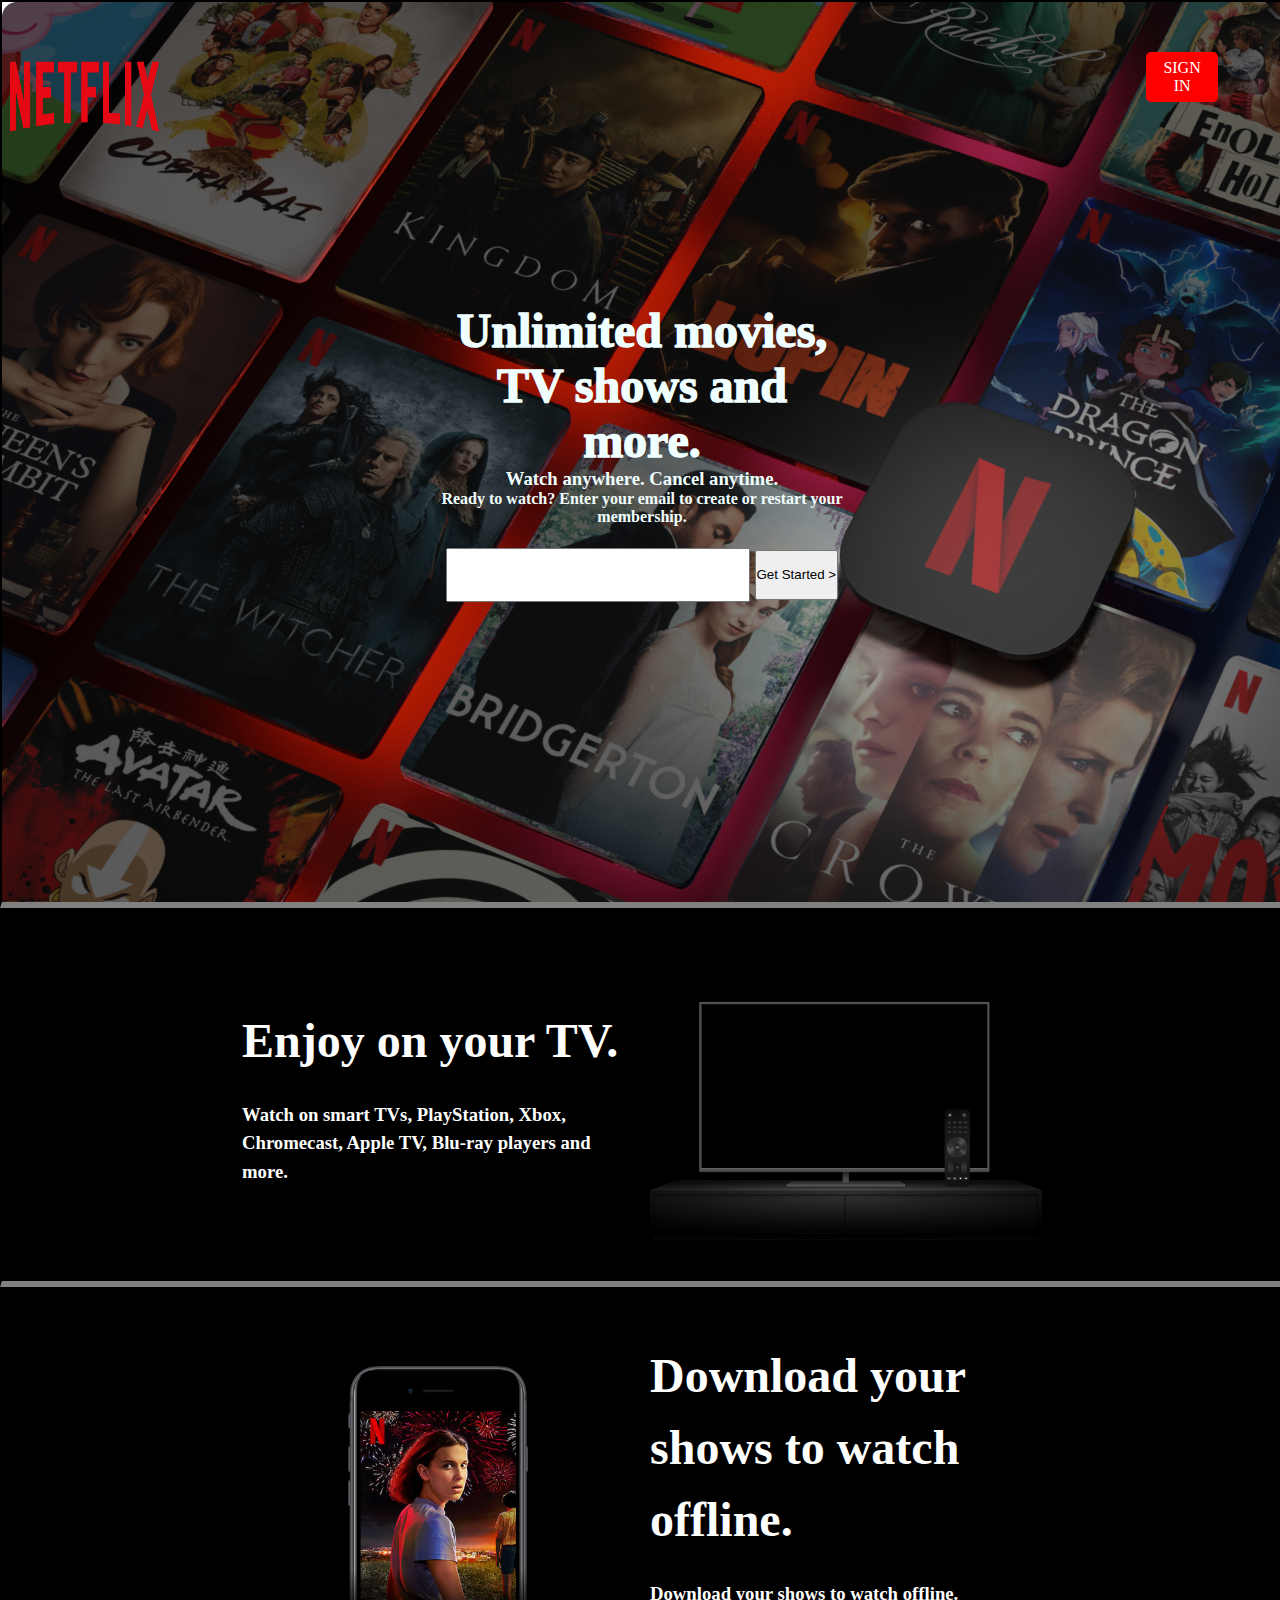
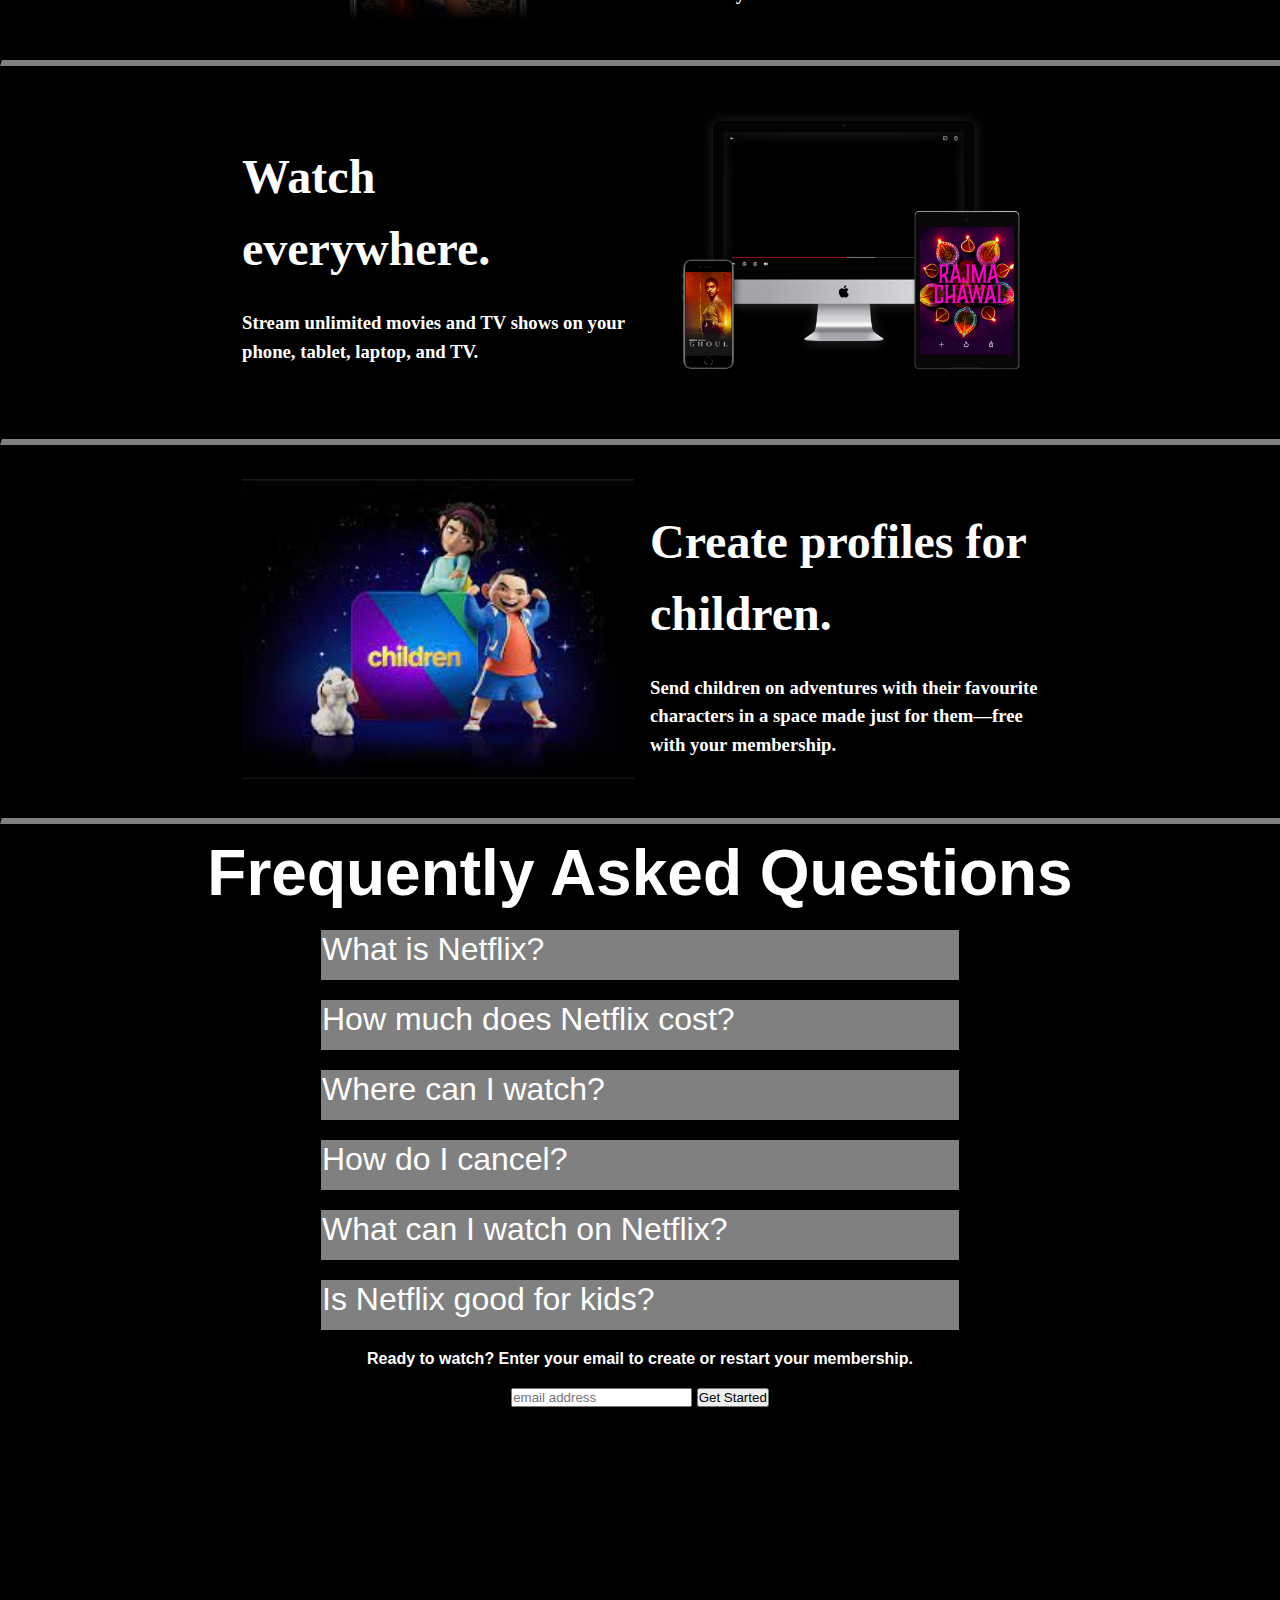
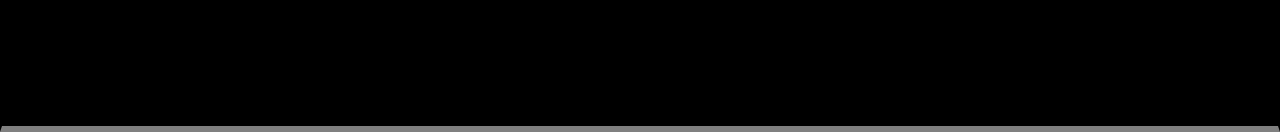
<file: index.html>
<!DOCTYPE html>
<html lang="en">
<head>
    <meta charset="UTF-8">
    <meta http-equiv="X-UA-Compatible" content="IE=edge">
    <meta name="viewport" content="width=device-width, initial-scale=1.0">
    <title>Document</title>
    <link rel="stylesheet" href="style.css">
</head>
<body>
    <div class="home">
        <div class="logo"><img src="./images/netflix_logo.png"></div>
        <div class="content"><center><h1>Unlimited movies, TV shows and more.</h1>
            <h3>Watch anywhere. Cancel anytime.<h3/>
                <p>Ready to watch? Enter your email to create or restart your membership.</p>
                <br>
                <input type="text" name="search">
                <button type="submit">Get Started ></button>
               </center>
        </div>
        <div class="sign">
            <div class="lang"></div>
            <div class="sign_in">SIGN IN</div>
        </div>
    </div>  
    <!-- BLOCK 1  -->
    <div class="block1">
     <div class="second">
            <div class="content"><h1>Enjoy on your TV.</h1>
                <br>
               <h3>Watch on smart TVs, PlayStation, Xbox, Chromecast, Apple TV, Blu-ray players and more.</h3>
            </div>
            <div class="image">
                <img src="./images/tv .png">
            </div>    
      </div>
    </div>
    <!-- BLOCK 2 -->
    <div class="block1">
        <div class="second">
               <div class="image">
                   <img src="./images/girl.jpg">
               </div> 
               <div class="content"><h1>Download your shows to watch offline.</h1>
                    <br>
                    <h3>Download your shows to watch offline.</h3>
               </div>   
        </div>
    </div>
    <!-- BLOCK 3 -->
    <div class="block1">
        <div class="second">
               <div class="content"><h1>Watch everywhere.</h1>
                   <br>
                  <h3>Stream unlimited movies and TV shows on your phone, tablet, laptop, and TV.</h3>
               </div>
               <div class="image">
                   <img src="./images/device-pile-in.png">
               </div>    
        </div>
    </div>
    <!-- BLOCK 4 -->
    <div class="block1">
        <div class="second">
               <div class="image">
                   <img src="./images/children.jpg">
               </div> 
               <div class="content"><h1>Create profiles for children.</h1>
                    <br>
                    <h3>Send children on adventures with their favourite characters in a space made just for them—free with your membership.</h3>
               </div>   
        </div>
    </div>
    <!-- BLOCK 5 -->
    <div class="lastblock">
        <h1>Frequently Asked Questions</h1>
        <div class="questions">
            <div class="que"><a href="#" class="list-group-item" style="color: white;"> 
                What is Netflix? </a></div>
            <div class="que"><a href="#" class="list-group-item" style="color: white;"> 
                How much does Netflix cost? </a></div>
            <div class="que"><a href="#" class="list-group-item" style="color: white;"> 
                Where can I watch?</a></div>
            <div class="que"><a href="#" class="list-group-item" style="color: white;"> 
                How do I cancel?</a></div>
            <div class="que"><a href="#" class="list-group-item" style="color: white;"> 
                What can I watch on Netflix? </a></div>
            <div class="que"><a href="#" class="list-group-item" style="color: white;"> 
                Is Netflix good for kids?</a></div>
        </div>
        <div class="email"><h2>Ready to watch? Enter your email to create or restart your membership.</h2>
        </div>
        <div class="input">
            <input type="text" placeholder="email address" name="search">
            <button type="submit">Get Started</button>
        </div>    
    </div>
</body>
</html>
</file>
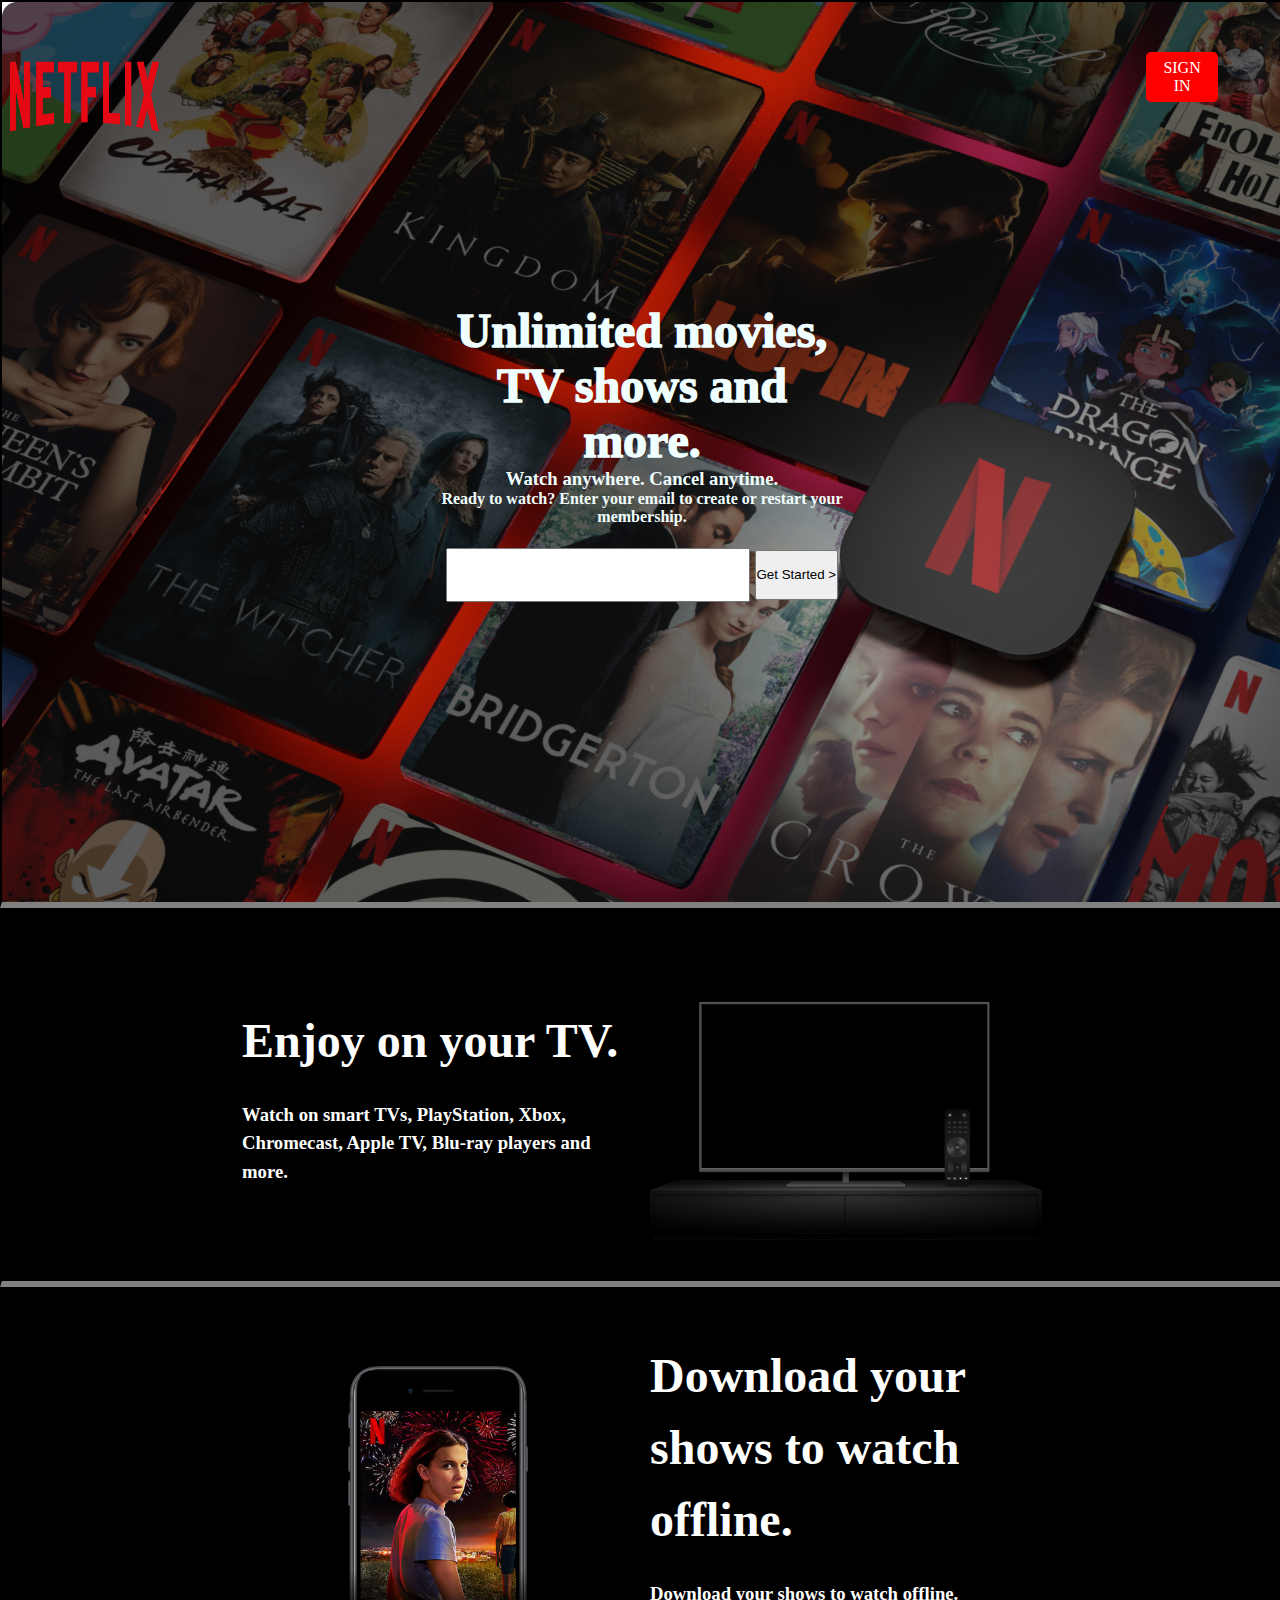
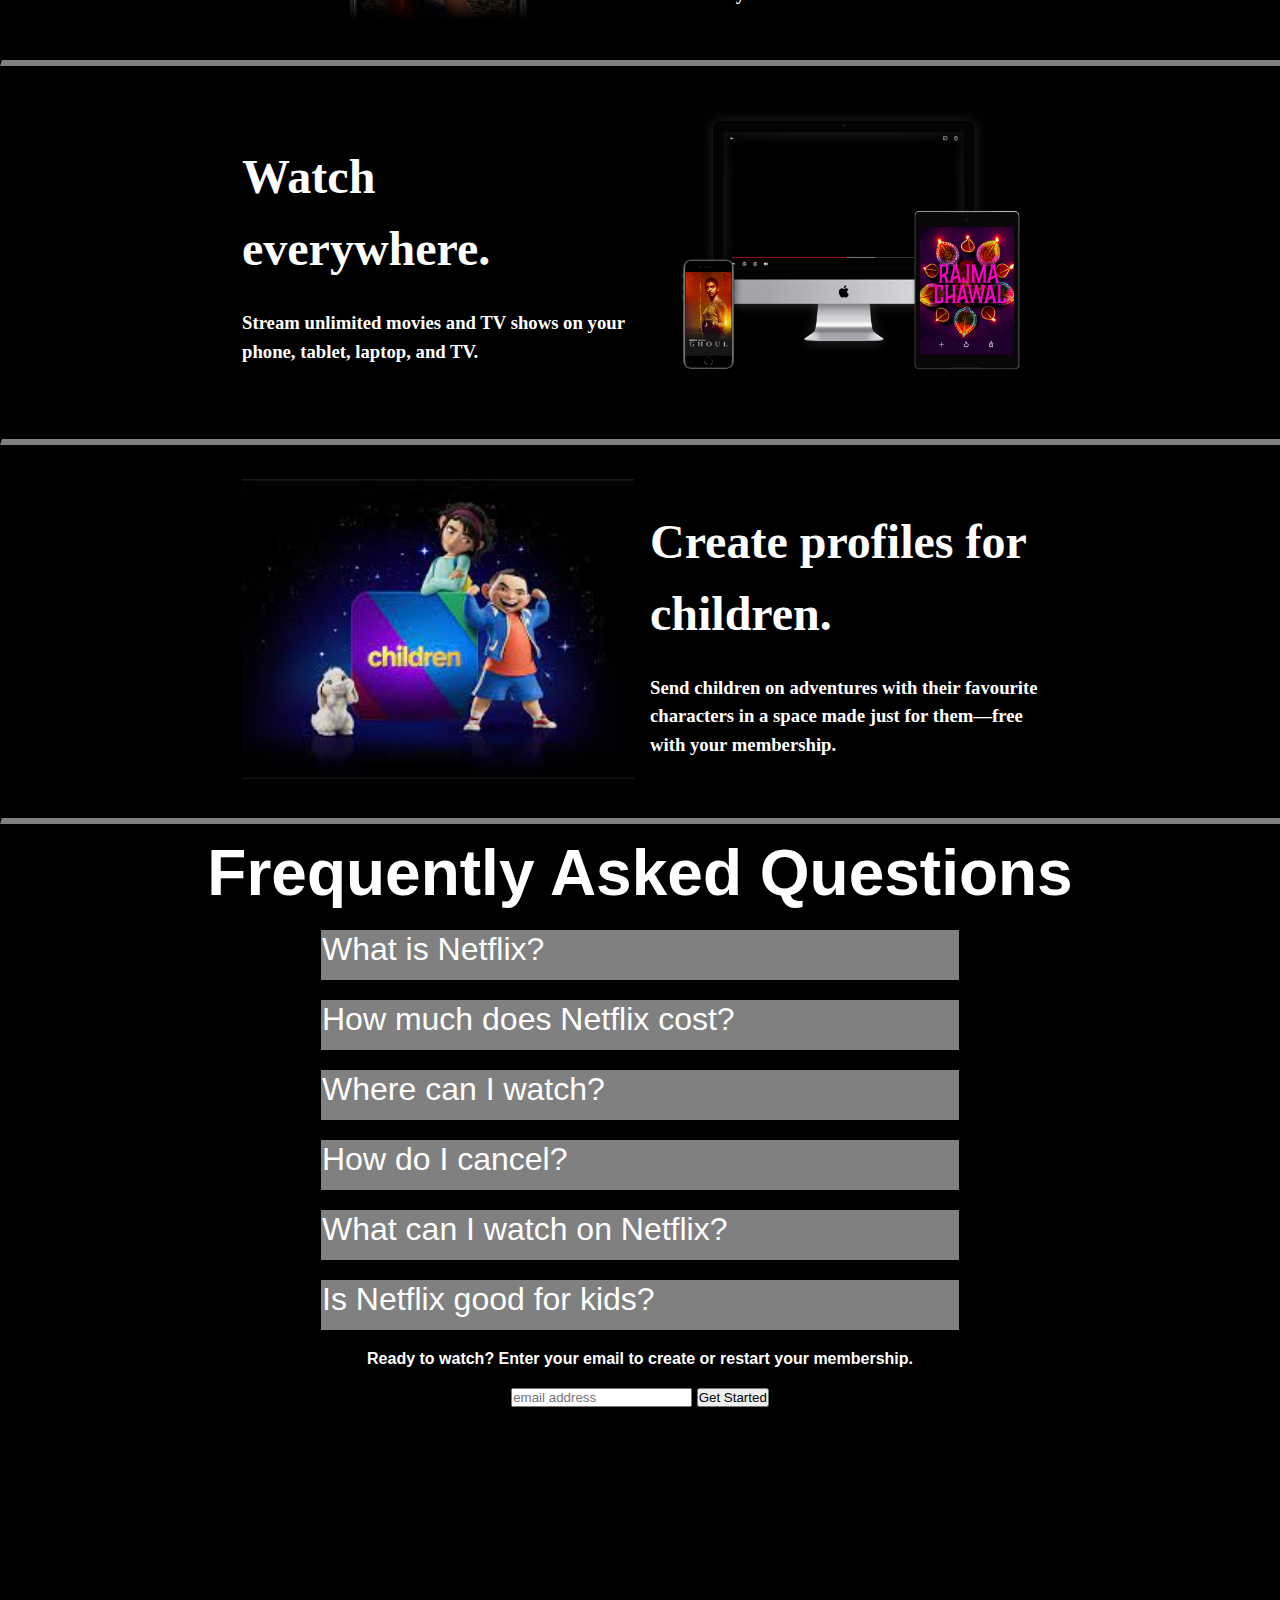
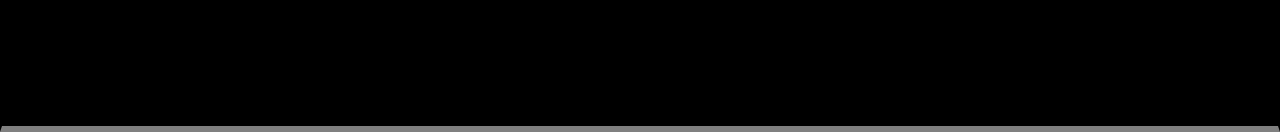
<file: netflix.html>
<!DOCTYPE html>
<html lang="en">
<head>
    <meta charset="UTF-8">
    <meta http-equiv="X-UA-Compatible" content="IE=edge">
    <meta name="viewport" content="width=device-width, initial-scale=1.0">
    <title>Document</title>
    <link rel="stylesheet" href="netflix.css">
</head>
<body>
    <div class="home">
        <div class="logo"><img src="./images/netflix_logo.png"></div>
        <div class="content"><center><h1>Unlimited movies, TV shows and more.</h1>
            <h3>Watch anywhere. Cancel anytime.<h3/>
                <p>Ready to watch? Enter your email to create or restart your membership.</p>
                <br>
                <input type="text" name="search">
                <button type="submit">Get Started ></button>
               </center>
        </div>
        <div class="sign">
            <div class="lang"></div>
            <div class="sign_in">SIGN IN</div>
        </div>
    </div>  
    <!-- BLOCK 1  -->
    <div class="block1">
     <div class="second">
            <div class="content"><h1>Enjoy on your TV.</h1>
                <br>
               <h3>Watch on smart TVs, PlayStation, Xbox, Chromecast, Apple TV, Blu-ray players and more.</h3>
            </div>
            <div class="image">
                <img src="./images/tv .png">
            </div>    
      </div>
    </div>
    <!-- BLOCK 2 -->
    <div class="block1">
        <div class="second">
               <div class="image">
                   <img src="./images/girl.jpg">
               </div> 
               <div class="content"><h1>Download your shows to watch offline.</h1>
                    <br>
                    <h3>Download your shows to watch offline.</h3>
               </div>   
        </div>
    </div>
    <!-- BLOCK 3 -->
    <div class="block1">
        <div class="second">
               <div class="content"><h1>Watch everywhere.</h1>
                   <br>
                  <h3>Stream unlimited movies and TV shows on your phone, tablet, laptop, and TV.</h3>
               </div>
               <div class="image">
                   <img src="./images/device-pile-in.png">
               </div>    
        </div>
    </div>
    <!-- BLOCK 4 -->
    <div class="block1">
        <div class="second">
               <div class="image">
                   <img src="./images/children.jpg">
               </div> 
               <div class="content"><h1>Create profiles for children.</h1>
                    <br>
                    <h3>Send children on adventures with their favourite characters in a space made just for them—free with your membership.</h3>
               </div>   
        </div>
    </div>
    <!-- BLOCK 5 -->
    <div class="lastblock">
        <h1>Frequently Asked Questions</h1>
        <div class="questions">
            <div class="que"><a href="#" class="list-group-item" style="color: white;"> 
                What is Netflix? </a></div>
            <div class="que"><a href="#" class="list-group-item" style="color: white;"> 
                How much does Netflix cost? </a></div>
            <div class="que"><a href="#" class="list-group-item" style="color: white;"> 
                Where can I watch?</a></div>
            <div class="que"><a href="#" class="list-group-item" style="color: white;"> 
                How do I cancel?</a></div>
            <div class="que"><a href="#" class="list-group-item" style="color: white;"> 
                What can I watch on Netflix? </a></div>
            <div class="que"><a href="#" class="list-group-item" style="color: white;"> 
                Is Netflix good for kids?</a></div>
        </div>
        <div class="email"><h2>Ready to watch? Enter your email to create or restart your membership.</h2>
        </div>
        <div class="input">
            <input type="text" placeholder="email address" name="search">
            <button type="submit">Get Started</button>
        </div>    
    </div>
</body>
</html>
</file>
<file: style.css>
*{
    padding:0;
    margin: 0;
   gap:20px;
}
.home{
    display:grid;
    grid-template-columns: repeat(3,1fr);
    width: 100vw;
    height: 100vh;
    border:2px solid black;
    
    background-image: url(./images/netflix_collage.jpg);
    border-bottom: 6px solid gray;
}
.home .logo{
    top:3; left:5; 
}
.logo img{
    height: 20%;
    width: 40%;
}
.home .content{
    align-self: center;
    color: azure;
    
}
.home .content h1{
    font-size: 4rem;
    font-weight: 1000;
}
.home .content h1{
    font-size:3rem ;
}
.home .content p{
    font-size: 1rem;
}
.home .content input{
    width:300px;
    height:50px;
}
.home .content button{
    height: 50px;
}
.home .sign{
    text-align: end;
    padding:3rem 15%;
    justify-items: flex-end;
    
}
.home .sign .sign_in{
    border: 2px solid red;
    border-radius: 5px;
    padding: 5px;
    margin: 2px;
   color:white;
   width: 20%;
   background-color: red;
   text-align: center;
   justify-items: flex-end;
}
.block1{
    border: 2px solid black;
    width: 100vw;
    background-color: black;
    border-bottom: 6px solid gray;
}
.block1 .second{
    display: grid;
  padding: 2rem;
  grid-template-columns: 1fr 1fr;
  gap: 1rem;
  align-items: center;
  justify-items: center;
  max-width: 800px;
  margin: 0 auto;
  font: 500 100%/1.5 system-ui;
    background-color: black;
    
}
.block1 .second .content h1{
    font-size: 3rem;
}
.block1 .second .content{
    color: white;
   align-self: center;
    font-family:'Times New Roman', Times, serif ;
    
    
}


.block1 .second .image img{
    max-width: 100%;
    height: 300px;
    align-self: center;
}
.lastblock{
    border: 2px solid black;
    background-color: black;
    color: white;
    align-items: center;
    display: flex;
    flex-direction: column;
    height: 100vh;
    font-family:Arial, Helvetica, sans-serif;
    border-bottom: 6px solid gray;
    
}
.lastblock h1{
    font-size: 4rem;
    margin-top: 10px;
}
.lastblock .questions{
    gap:20px;
    display: flex;
    flex-direction: column;
    width:50%;
}
.lastblock .questions .que{
    border: 1px solid gray;
    background-color: gray;
    
    height: 3rem;
    
}
.lastblock .questions .que a{
    text-decoration: none;
    font-family: Arial, Helvetica, sans-serif;
    font-size: 2rem;
}
.lastblock .email h2{
    font-size: 1rem;
}
</file>
<file: netflix.css>
*{
    padding:0;
    margin: 0;
   gap:20px;
}
.home{
    display:grid;
    grid-template-columns: repeat(3,1fr);
    width: 100vw;
    height: 100vh;
    border:2px solid black;
    
    background-image: url(./images/netflix_collage.jpg);
    border-bottom: 6px solid gray;
}
.home .logo{
    top:3; left:5; 
}
.logo img{
    height: 20%;
    width: 40%;
}
.home .content{
    align-self: center;
    color: azure;
    
}
.home .content h1{
    font-size: 4rem;
    font-weight: 1000;
}
.home .content h1{
    font-size:3rem ;
}
.home .content p{
    font-size: 1rem;
}
.home .content input{
    width:300px;
    height:50px;
}
.home .content button{
    height: 50px;
}
.home .sign{
    text-align: end;
    padding:3rem 15%;
    justify-items: flex-end;
    
}
.home .sign .sign_in{
    border: 2px solid red;
    border-radius: 5px;
    padding: 5px;
    margin: 2px;
   color:white;
   width: 20%;
   background-color: red;
   text-align: center;
   justify-items: flex-end;
}
.block1{
    border: 2px solid black;
    width: 100vw;
    background-color: black;
    border-bottom: 6px solid gray;
}
.block1 .second{
    display: grid;
  padding: 2rem;
  grid-template-columns: 1fr 1fr;
  gap: 1rem;
  align-items: center;
  justify-items: center;
  max-width: 800px;
  margin: 0 auto;
  font: 500 100%/1.5 system-ui;
    background-color: black;
    
}
.block1 .second .content h1{
    font-size: 3rem;
}
.block1 .second .content{
    color: white;
   align-self: center;
    font-family:'Times New Roman', Times, serif ;
    
    
}


.block1 .second .image img{
    max-width: 100%;
    height: 300px;
    align-self: center;
}
.lastblock{
    border: 2px solid black;
    background-color: black;
    color: white;
    align-items: center;
    display: flex;
    flex-direction: column;
    height: 100vh;
    font-family:Arial, Helvetica, sans-serif;
    border-bottom: 6px solid gray;
    
}
.lastblock h1{
    font-size: 4rem;
    margin-top: 10px;
}
.lastblock .questions{
    gap:20px;
    display: flex;
    flex-direction: column;
    width:50%;
}
.lastblock .questions .que{
    border: 1px solid gray;
    background-color: gray;
    
    height: 3rem;
    
}
.lastblock .questions .que a{
    text-decoration: none;
    font-family: Arial, Helvetica, sans-serif;
    font-size: 2rem;
}
.lastblock .email h2{
    font-size: 1rem;
}
</file>
